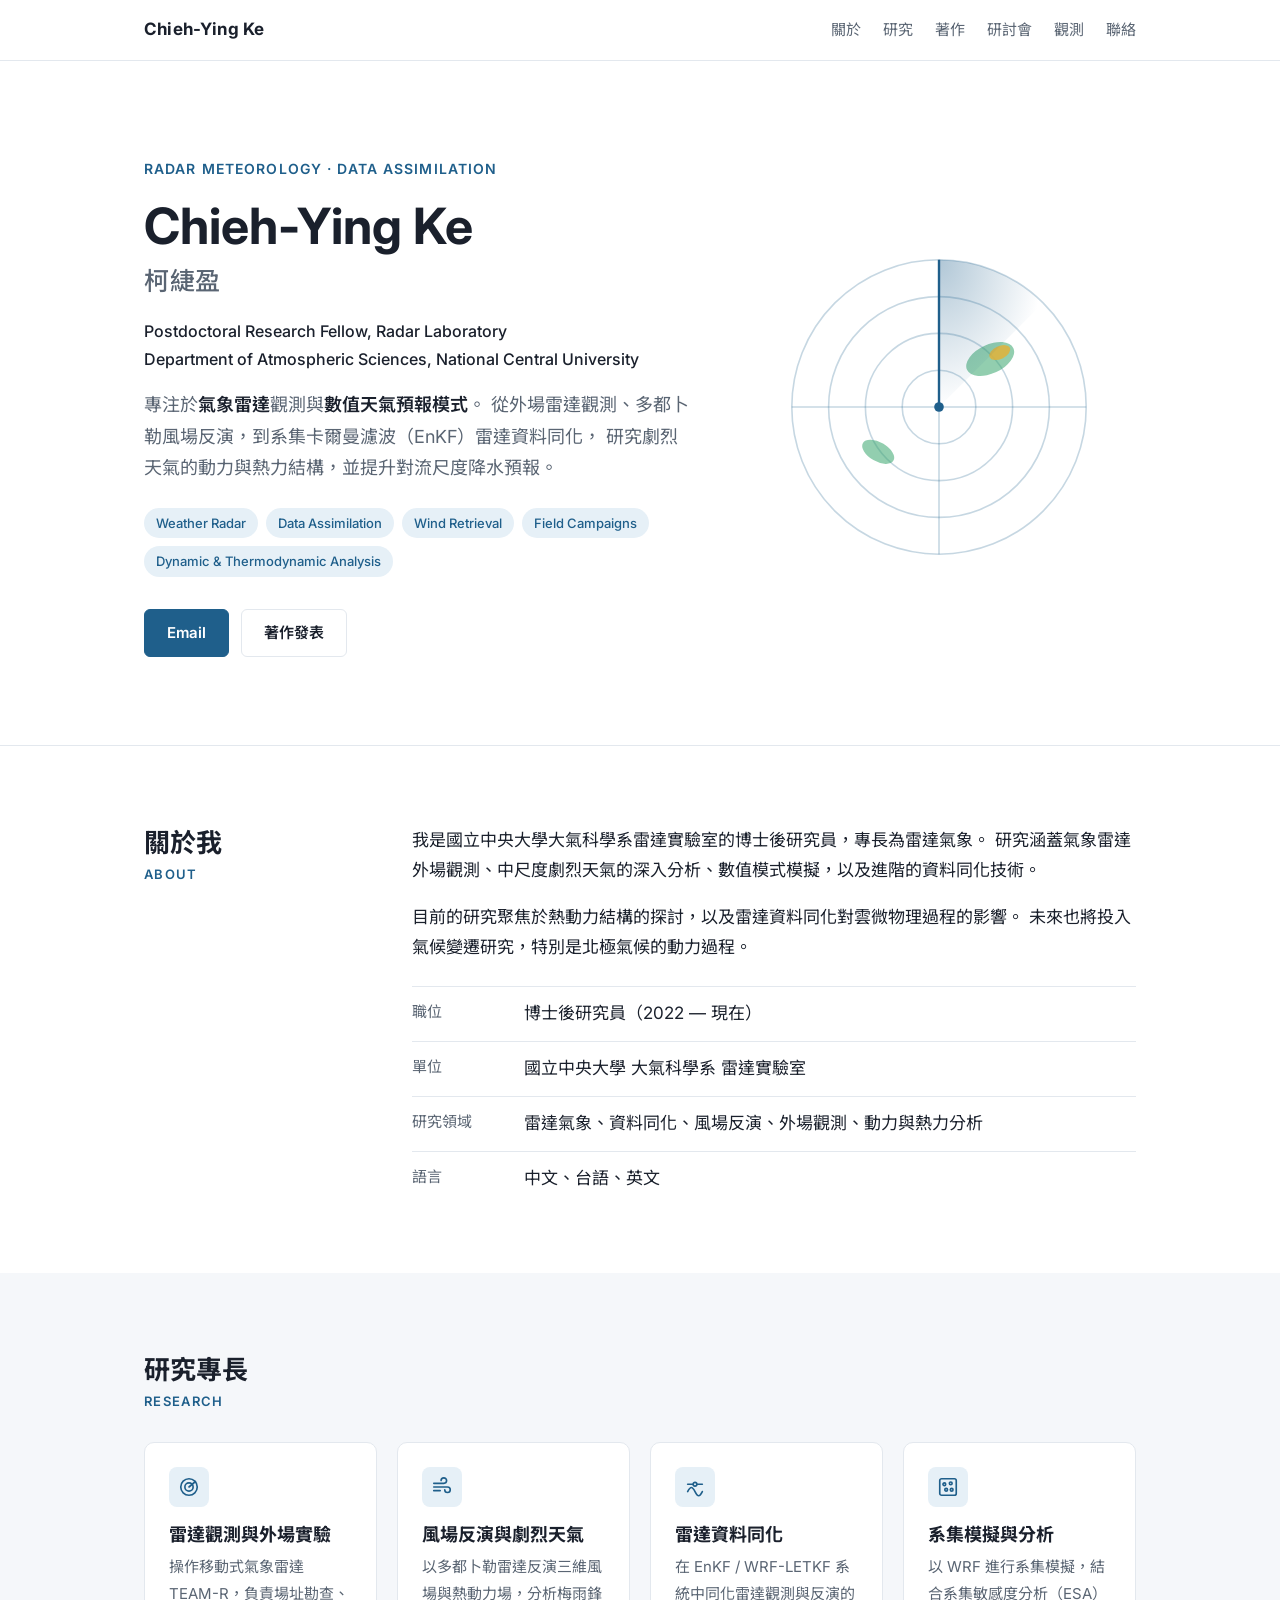
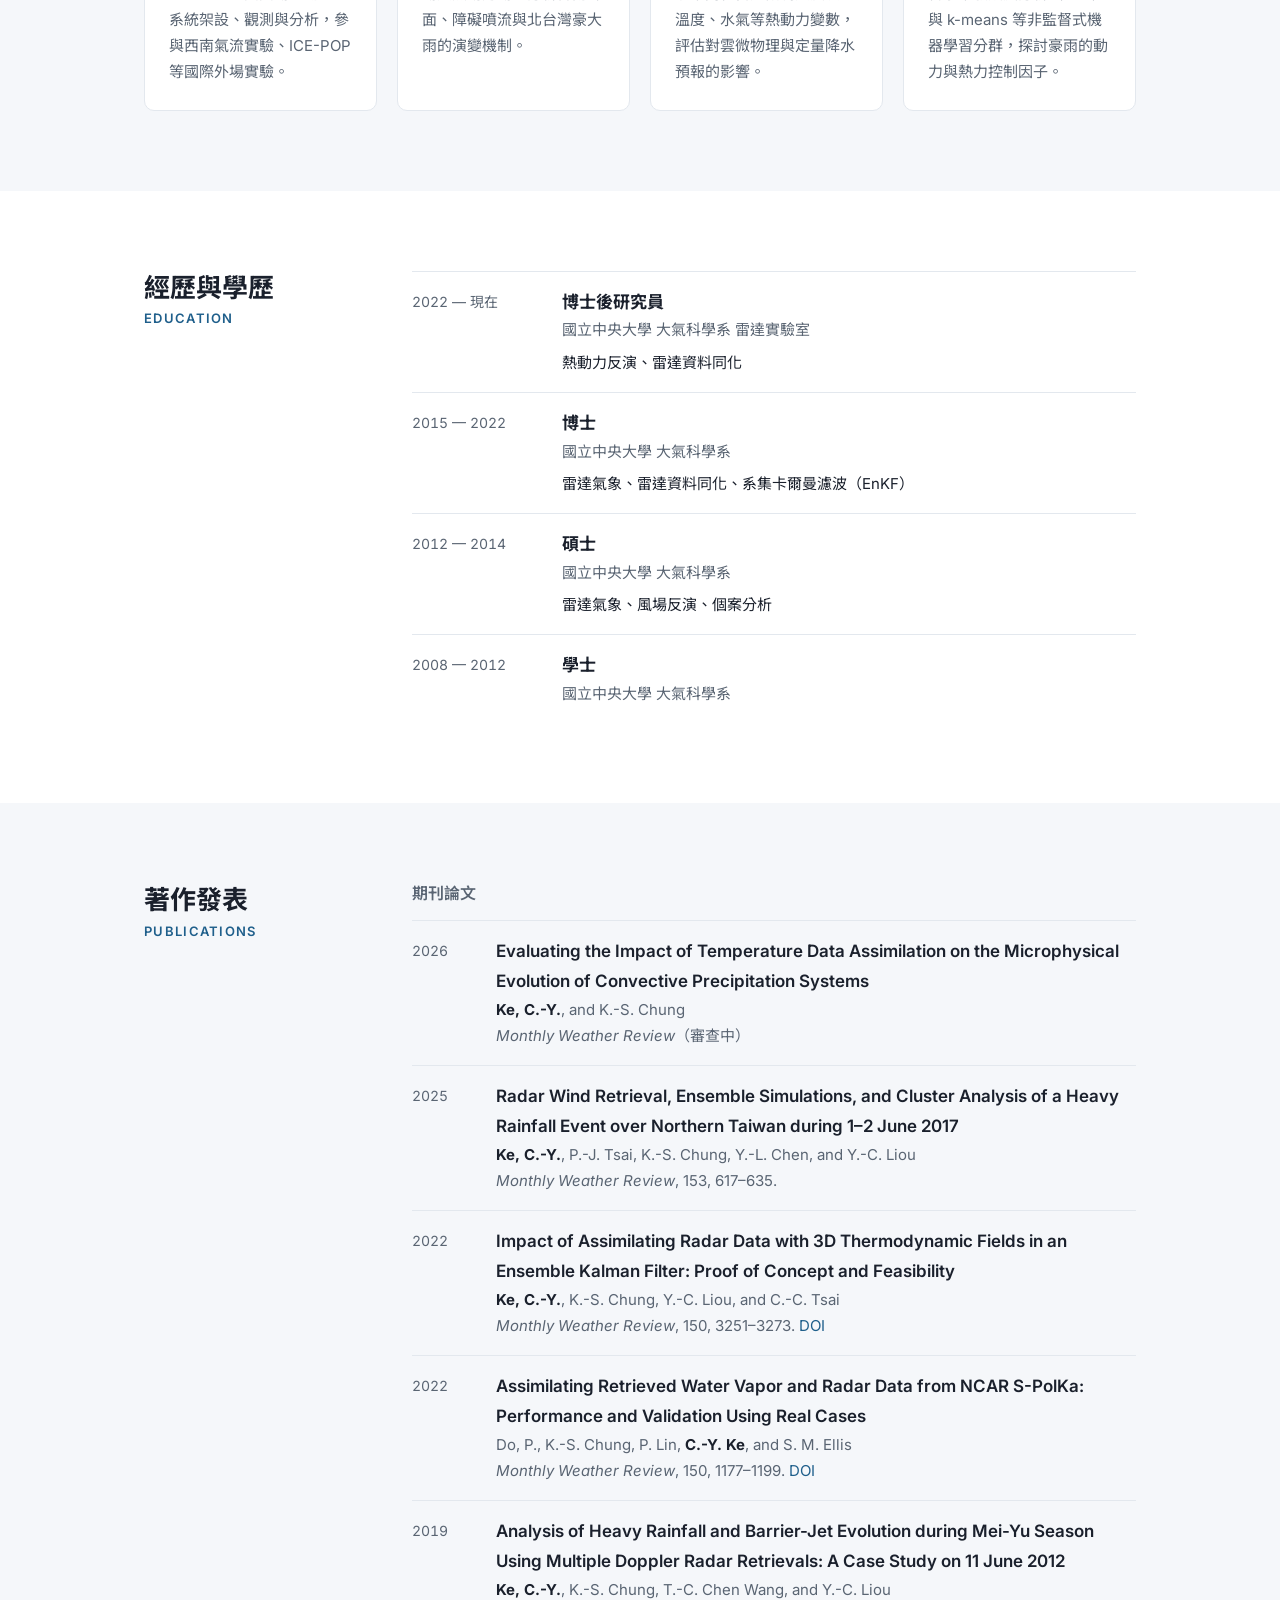
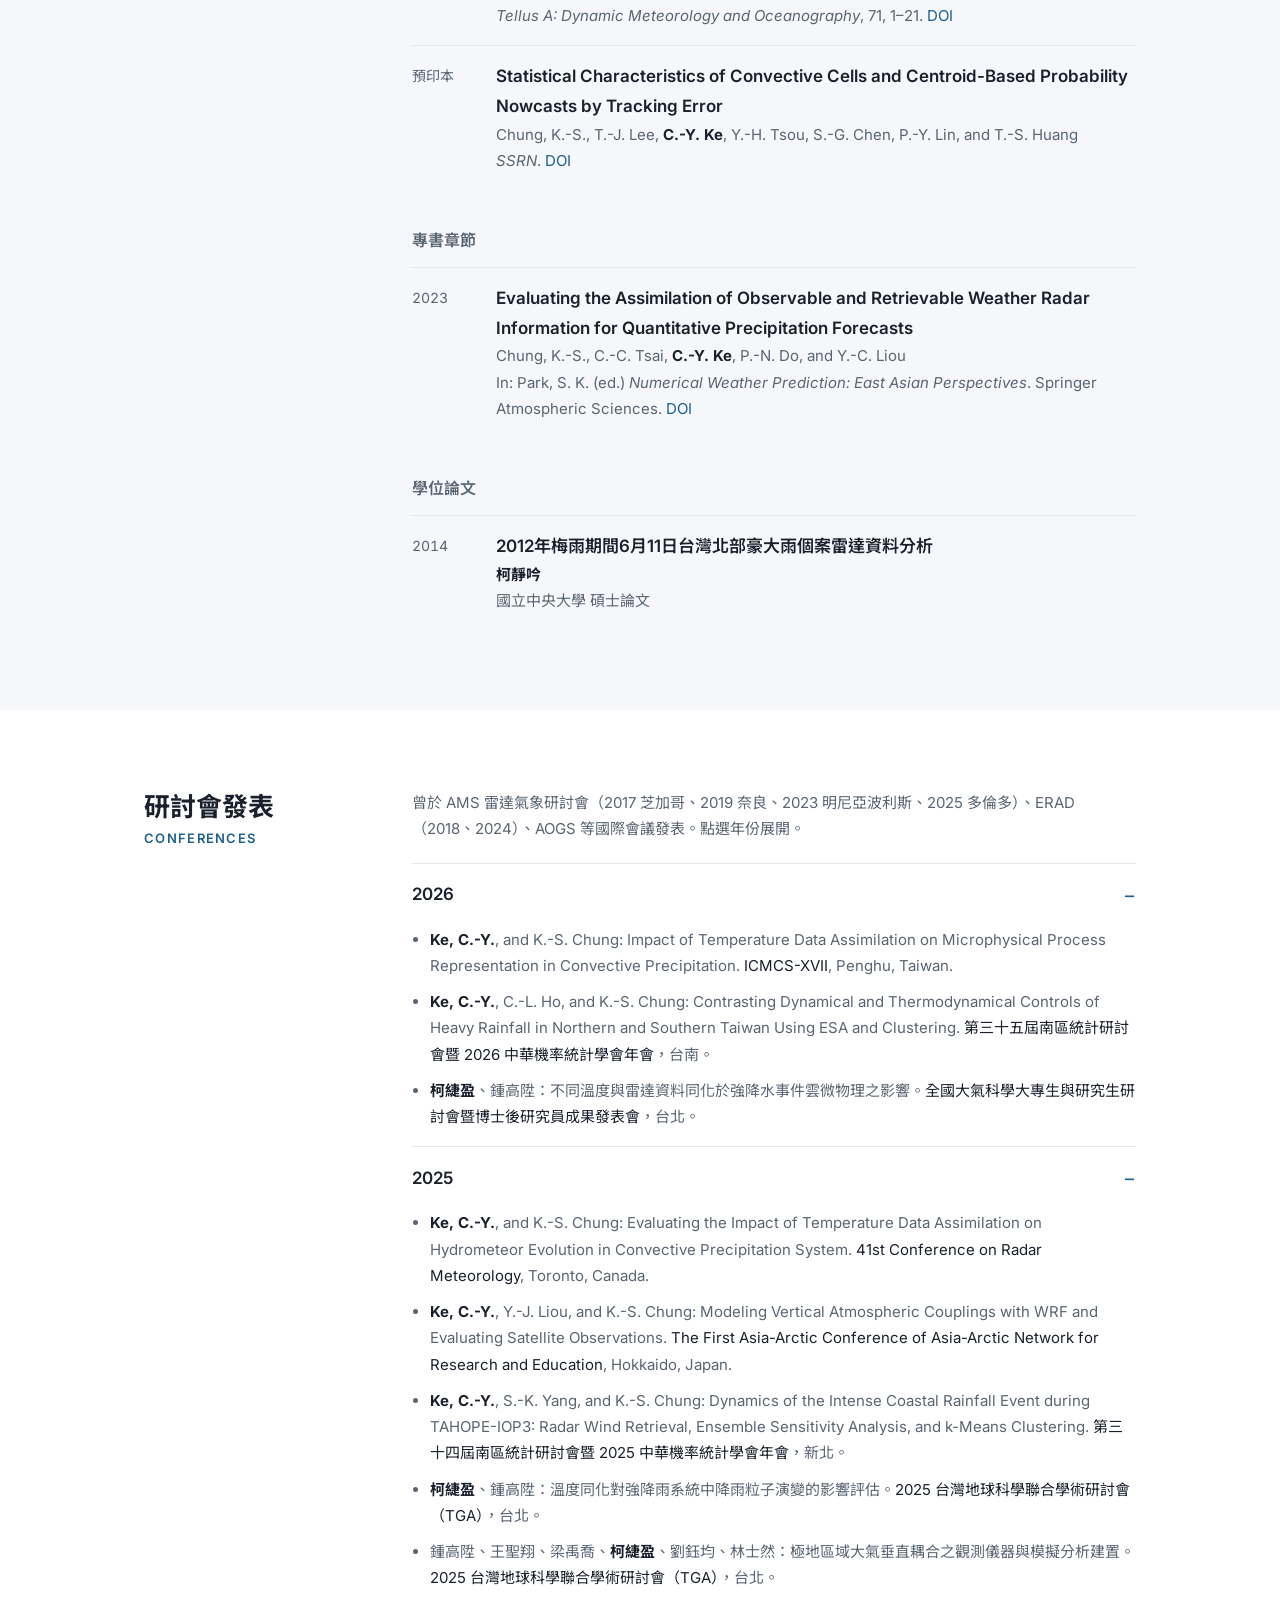
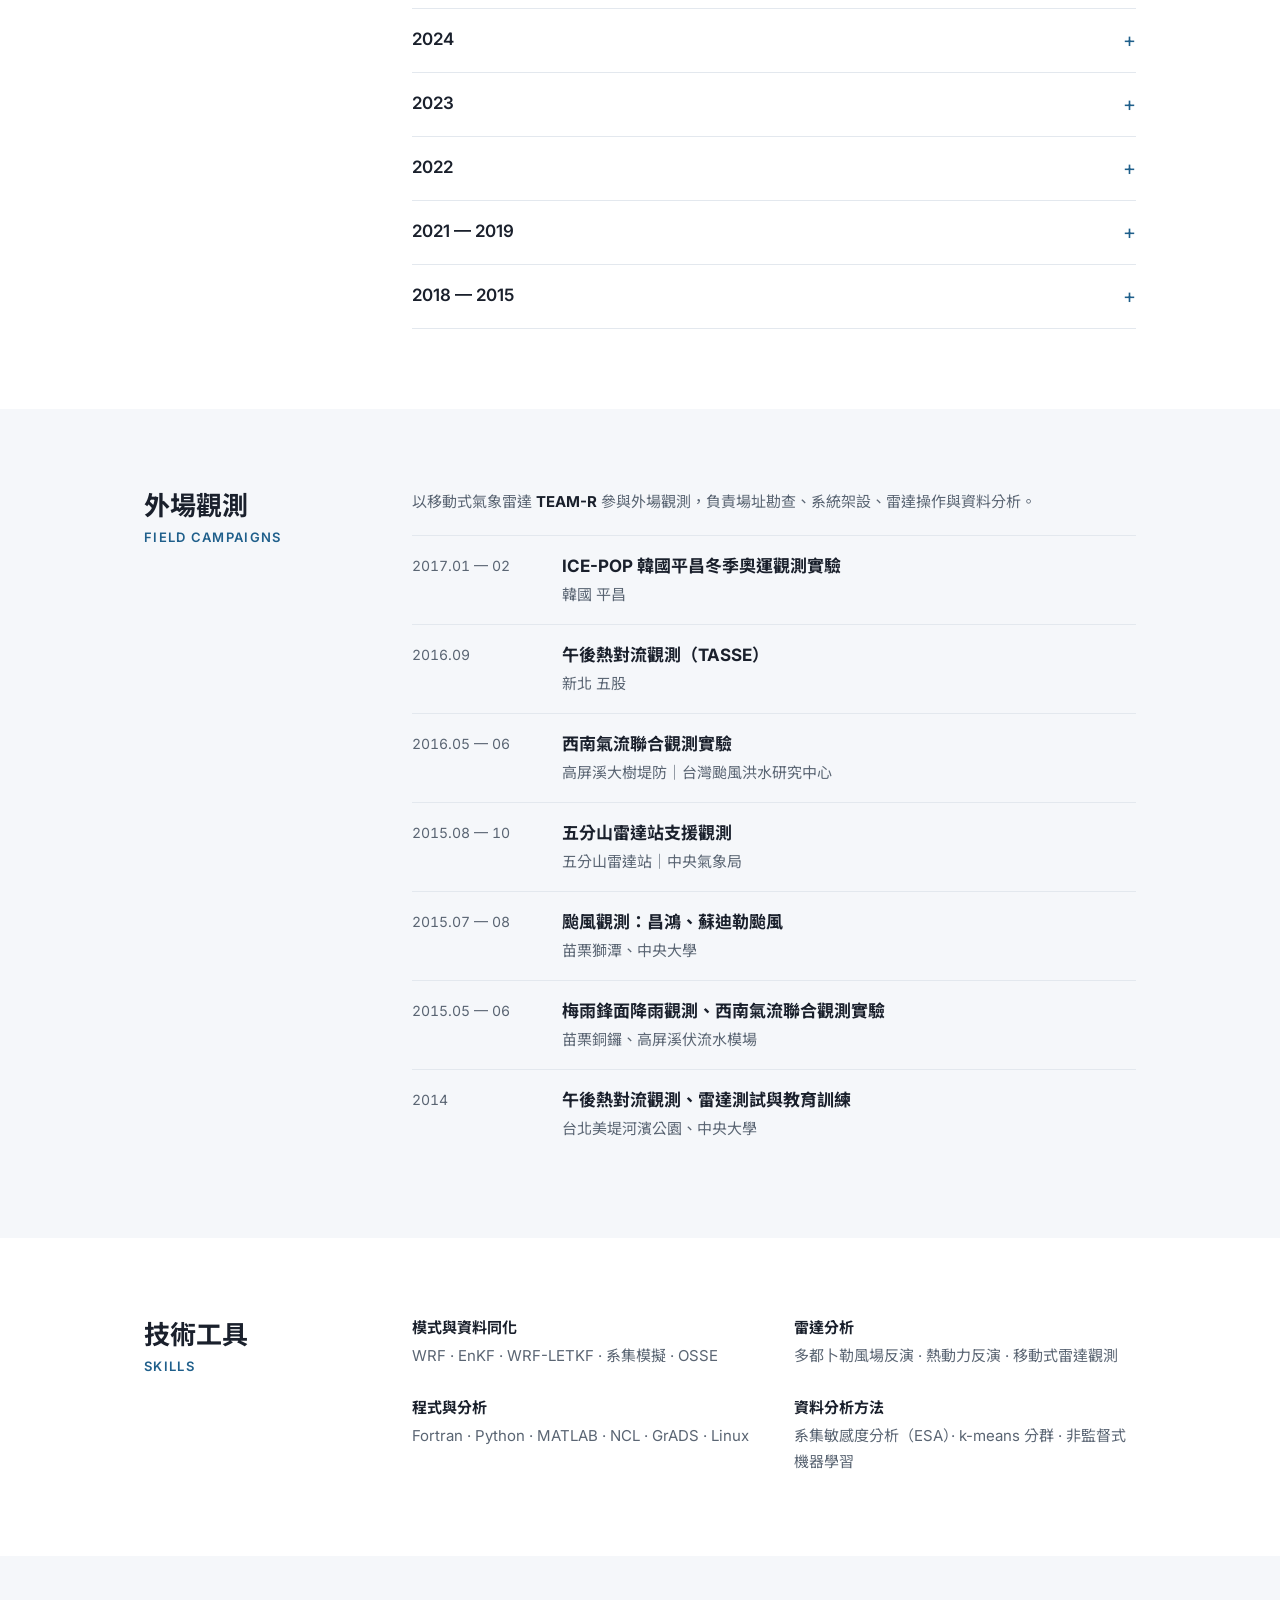
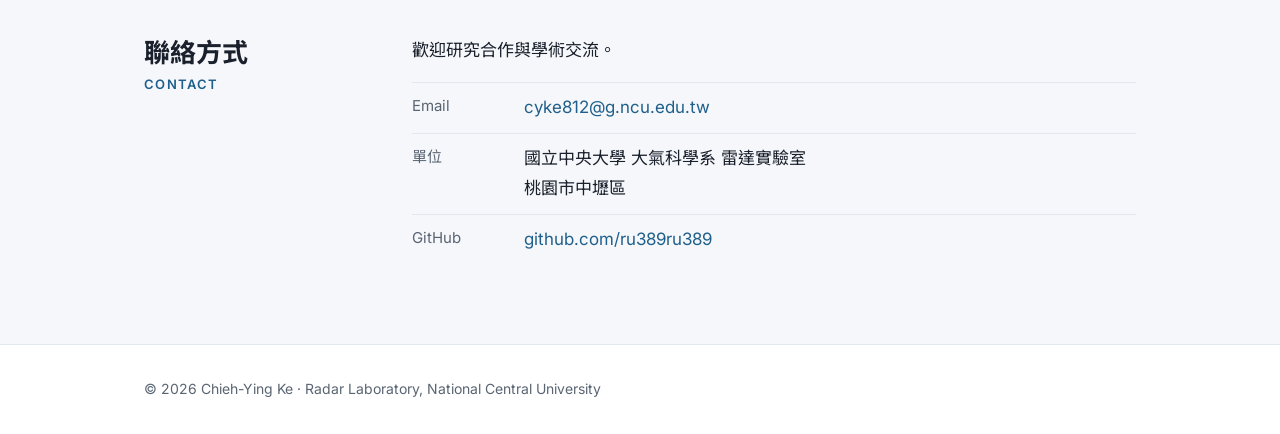
<file: index.html>
<!doctype html>
<html lang="zh-Hant">
<head>
  <meta charset="utf-8">
  <meta name="viewport" content="width=device-width, initial-scale=1">
  <title>Chieh-Ying Ke 柯緁盈｜雷達氣象研究</title>
  <meta name="description" content="Chieh-Ying Ke（柯緁盈），國立中央大學大氣科學系雷達實驗室博士後研究員，專長為氣象雷達觀測、風場反演、雷達資料同化與數值模式模擬。">
  <meta property="og:title" content="Chieh-Ying Ke｜Radar Meteorology">
  <meta property="og:description" content="Weather radar · Data assimilation · Numerical modeling · National Central University">
  <link rel="preconnect" href="https://fonts.googleapis.com">
  <link rel="preconnect" href="https://fonts.gstatic.com" crossorigin>
  <link href="https://fonts.googleapis.com/css2?family=Inter:wght@400;500;600;700&family=Noto+Sans+TC:wght@400;500;700&display=swap" rel="stylesheet">
  <link rel="stylesheet" href="style.css">
  <link rel="icon" href="data:image/svg+xml,%3Csvg xmlns='http://www.w3.org/2000/svg' viewBox='0 0 32 32'%3E%3Ccircle cx='16' cy='16' r='14' fill='none' stroke='%231f5f8b' stroke-width='2'/%3E%3Ccircle cx='16' cy='16' r='8' fill='none' stroke='%231f5f8b' stroke-width='2'/%3E%3Cpath d='M16 16 L27 9' stroke='%231f5f8b' stroke-width='2.5' stroke-linecap='round'/%3E%3C/svg%3E">
</head>
<body>

<header class="nav">
  <div class="container nav-inner">
    <a class="brand" href="#top">Chieh-Ying Ke</a>
    <nav>
      <a href="#about">關於</a>
      <a href="#research">研究</a>
      <a href="#publications">著作</a>
      <a href="#conferences">研討會</a>
      <a href="#campaigns">觀測</a>
      <a href="#contact">聯絡</a>
    </nav>
  </div>
</header>

<main id="top">

  <!-- ========== HERO ========== -->
  <section class="hero">
    <div class="container hero-inner">
      <div class="hero-text">
        <p class="eyebrow">Radar Meteorology · Data Assimilation</p>
        <h1>Chieh-Ying Ke <span>柯緁盈</span></h1>
        <p class="role">Postdoctoral Research Fellow, Radar Laboratory<br>
          Department of Atmospheric Sciences, National Central University</p>
        <p class="lead">
          專注於<strong>氣象雷達</strong>觀測與<strong>數值天氣預報模式</strong>。
          從外場雷達觀測、多都卜勒風場反演，到系集卡爾曼濾波（EnKF）雷達資料同化，
          研究劇烈天氣的動力與熱力結構，並提升對流尺度降水預報。
        </p>
        <ul class="tags">
          <li>Weather Radar</li>
          <li>Data Assimilation</li>
          <li>Wind Retrieval</li>
          <li>Field Campaigns</li>
          <li>Dynamic &amp; Thermodynamic Analysis</li>
        </ul>
        <div class="cta">
          <a class="btn primary" href="mailto:cyke812@g.ncu.edu.tw">Email</a>
          <a class="btn" href="#publications">著作發表</a>
        </div>
      </div>

      <!-- Radar PPI motif -->
      <svg class="radar" viewBox="0 0 200 200" aria-hidden="true">
        <defs>
          <radialGradient id="sweepGrad" cx="0" cy="0" r="1">
            <stop offset="0" stop-color="currentColor" stop-opacity=".35"/>
            <stop offset="1" stop-color="currentColor" stop-opacity="0"/>
          </radialGradient>
        </defs>
        <g fill="none" stroke="currentColor" stroke-opacity=".25">
          <circle cx="100" cy="100" r="92"/>
          <circle cx="100" cy="100" r="69"/>
          <circle cx="100" cy="100" r="46"/>
          <circle cx="100" cy="100" r="23"/>
          <line x1="8" y1="100" x2="192" y2="100"/>
          <line x1="100" y1="8" x2="100" y2="192"/>
        </g>
        <g class="echo">
          <ellipse cx="132" cy="70" rx="16" ry="9" transform="rotate(-25 132 70)"/>
          <ellipse cx="138" cy="66" rx="7" ry="4" transform="rotate(-25 138 66)" class="core"/>
          <ellipse cx="62" cy="128" rx="11" ry="6" transform="rotate(30 62 128)"/>
        </g>
        <g class="sweep">
          <path d="M100 100 L100 8 A92 92 0 0 1 165 35 Z" fill="url(#sweepGrad)"/>
          <line x1="100" y1="100" x2="100" y2="8" stroke="currentColor" stroke-width="1.5"/>
        </g>
        <circle cx="100" cy="100" r="3" fill="currentColor"/>
      </svg>
    </div>
  </section>

  <!-- ========== ABOUT ========== -->
  <section id="about" class="section">
    <div class="container grid-2">
      <h2>關於我<small>About</small></h2>
      <div>
        <p>
          我是國立中央大學大氣科學系雷達實驗室的博士後研究員，專長為雷達氣象。
          研究涵蓋氣象雷達外場觀測、中尺度劇烈天氣的深入分析、數值模式模擬，以及進階的資料同化技術。
        </p>
        <p>
          目前的研究聚焦於熱動力結構的探討，以及雷達資料同化對雲微物理過程的影響。
          未來也將投入氣候變遷研究，特別是北極氣候的動力過程。
        </p>
        <dl class="facts">
          <div><dt>職位</dt><dd>博士後研究員（2022 — 現在）</dd></div>
          <div><dt>單位</dt><dd>國立中央大學 大氣科學系 雷達實驗室</dd></div>
          <div><dt>研究領域</dt><dd>雷達氣象、資料同化、風場反演、外場觀測、動力與熱力分析</dd></div>
          <div><dt>語言</dt><dd>中文、台語、英文</dd></div>
        </dl>
      </div>
    </div>
  </section>

  <!-- ========== RESEARCH ========== -->
  <section id="research" class="section alt">
    <div class="container">
      <h2>研究專長<small>Research</small></h2>
      <div class="cards">
        <article class="card">
          <div class="icon">
            <svg viewBox="0 0 24 24"><circle cx="12" cy="12" r="9"/><circle cx="12" cy="12" r="4.5"/><path d="M12 12 L19 6"/></svg>
          </div>
          <h3>雷達觀測與外場實驗</h3>
          <p>操作移動式氣象雷達 TEAM-R，負責場址勘查、系統架設、觀測與分析，參與西南氣流實驗、ICE-POP 等國際外場實驗。</p>
        </article>
        <article class="card">
          <div class="icon">
            <svg viewBox="0 0 24 24"><path d="M3 8h11a3 3 0 1 0-3-3"/><path d="M3 12h15a3 3 0 1 1-3 3"/><path d="M3 16h7"/></svg>
          </div>
          <h3>風場反演與劇烈天氣</h3>
          <p>以多都卜勒雷達反演三維風場與熱動力場，分析梅雨鋒面、障礙噴流與北台灣豪大雨的演變機制。</p>
        </article>
        <article class="card">
          <div class="icon">
            <svg viewBox="0 0 24 24"><path d="M4 17c3-6 5-6 8 0s5 6 8 0"/><path d="M4 9h6M14 9h6"/><circle cx="12" cy="9" r="2"/></svg>
          </div>
          <h3>雷達資料同化</h3>
          <p>在 EnKF / WRF-LETKF 系統中同化雷達觀測與反演的溫度、水氣等熱動力變數，評估對雲微物理與定量降水預報的影響。</p>
        </article>
        <article class="card">
          <div class="icon">
            <svg viewBox="0 0 24 24"><rect x="3" y="3" width="18" height="18" rx="2"/><circle cx="8" cy="9" r="1.5"/><circle cx="15" cy="8" r="1.5"/><circle cx="10" cy="15" r="1.5"/><circle cx="16" cy="15" r="1.5"/></svg>
          </div>
          <h3>系集模擬與分析</h3>
          <p>以 WRF 進行系集模擬，結合系集敏感度分析（ESA）與 k-means 等非監督式機器學習分群，探討豪雨的動力與熱力控制因子。</p>
        </article>
      </div>
    </div>
  </section>

  <!-- ========== EDUCATION ========== -->
  <section id="experience" class="section">
    <div class="container grid-2">
      <h2>經歷與學歷<small>Education</small></h2>
      <div>
        <ol class="timeline">
          <li>
            <span class="when">2022 — 現在</span>
            <div><strong>博士後研究員</strong><span class="where">國立中央大學 大氣科學系 雷達實驗室</span>
            <p>熱動力反演、雷達資料同化</p></div>
          </li>
          <li>
            <span class="when">2015 — 2022</span>
            <div><strong>博士</strong><span class="where">國立中央大學 大氣科學系</span>
            <p>雷達氣象、雷達資料同化、系集卡爾曼濾波（EnKF）</p></div>
          </li>
          <li>
            <span class="when">2012 — 2014</span>
            <div><strong>碩士</strong><span class="where">國立中央大學 大氣科學系</span>
            <p>雷達氣象、風場反演、個案分析</p></div>
          </li>
          <li>
            <span class="when">2008 — 2012</span>
            <div><strong>學士</strong><span class="where">國立中央大學 大氣科學系</span></div>
          </li>
        </ol>
      </div>
    </div>
  </section>

  <!-- ========== PUBLICATIONS ========== -->
  <section id="publications" class="section alt">
    <div class="container grid-2">
      <h2>著作發表<small>Publications</small></h2>
      <div>
        <h3 class="sub">期刊論文</h3>
        <ol class="pubs">
          <li>
            <span class="year">2026</span>
            <div>
              <p class="title">Evaluating the Impact of Temperature Data Assimilation on the Microphysical Evolution of Convective Precipitation Systems</p>
              <p class="authors"><b>Ke, C.-Y.</b>, and K.-S. Chung</p>
              <p class="venue"><em>Monthly Weather Review</em>（審查中）</p>
            </div>
          </li>
          <li>
            <span class="year">2025</span>
            <div>
              <p class="title">Radar Wind Retrieval, Ensemble Simulations, and Cluster Analysis of a Heavy Rainfall Event over Northern Taiwan during 1–2 June 2017</p>
              <p class="authors"><b>Ke, C.-Y.</b>, P.-J. Tsai, K.-S. Chung, Y.-L. Chen, and Y.-C. Liou</p>
              <p class="venue"><em>Monthly Weather Review</em>, 153, 617–635.</p>
            </div>
          </li>
          <li>
            <span class="year">2022</span>
            <div>
              <p class="title">Impact of Assimilating Radar Data with 3D Thermodynamic Fields in an Ensemble Kalman Filter: Proof of Concept and Feasibility</p>
              <p class="authors"><b>Ke, C.-Y.</b>, K.-S. Chung, Y.-C. Liou, and C.-C. Tsai</p>
              <p class="venue"><em>Monthly Weather Review</em>, 150, 3251–3273. <a href="https://doi.org/10.1175/MWR-D-22-0128.1">DOI</a></p>
            </div>
          </li>
          <li>
            <span class="year">2022</span>
            <div>
              <p class="title">Assimilating Retrieved Water Vapor and Radar Data from NCAR S-PolKa: Performance and Validation Using Real Cases</p>
              <p class="authors">Do, P., K.-S. Chung, P. Lin, <b>C.-Y. Ke</b>, and S. M. Ellis</p>
              <p class="venue"><em>Monthly Weather Review</em>, 150, 1177–1199. <a href="https://doi.org/10.1175/MWR-D-21-0292.1">DOI</a></p>
            </div>
          </li>
          <li>
            <span class="year">2019</span>
            <div>
              <p class="title">Analysis of Heavy Rainfall and Barrier-Jet Evolution during Mei-Yu Season Using Multiple Doppler Radar Retrievals: A Case Study on 11 June 2012</p>
              <p class="authors"><b>Ke, C.-Y.</b>, K.-S. Chung, T.-C. Chen Wang, and Y.-C. Liou</p>
              <p class="venue"><em>Tellus A: Dynamic Meteorology and Oceanography</em>, 71, 1–21. <a href="https://doi.org/10.1080/16000870.2019.1571369">DOI</a></p>
            </div>
          </li>
          <li>
            <span class="year">預印本</span>
            <div>
              <p class="title">Statistical Characteristics of Convective Cells and Centroid-Based Probability Nowcasts by Tracking Error</p>
              <p class="authors">Chung, K.-S., T.-J. Lee, <b>C.-Y. Ke</b>, Y.-H. Tsou, S.-G. Chen, P.-Y. Lin, and T.-S. Huang</p>
              <p class="venue"><em>SSRN</em>. <a href="https://doi.org/10.2139/ssrn.4736353">DOI</a></p>
            </div>
          </li>
        </ol>

        <h3 class="sub">專書章節</h3>
        <ol class="pubs">
          <li>
            <span class="year">2023</span>
            <div>
              <p class="title">Evaluating the Assimilation of Observable and Retrievable Weather Radar Information for Quantitative Precipitation Forecasts</p>
              <p class="authors">Chung, K.-S., C.-C. Tsai, <b>C.-Y. Ke</b>, P.-N. Do, and Y.-C. Liou</p>
              <p class="venue">In: Park, S. K. (ed.) <em>Numerical Weather Prediction: East Asian Perspectives</em>. Springer Atmospheric Sciences. <a href="https://doi.org/10.1007/978-3-031-40567-9_9">DOI</a></p>
            </div>
          </li>
        </ol>

        <h3 class="sub">學位論文</h3>
        <ol class="pubs">
          <li>
            <span class="year">2014</span>
            <div>
              <p class="title">2012年梅雨期間6月11日台灣北部豪大雨個案雷達資料分析</p>
              <p class="authors"><b>柯靜吟</b></p>
              <p class="venue">國立中央大學 碩士論文</p>
            </div>
          </li>
        </ol>
      </div>
    </div>
  </section>

  <!-- ========== CONFERENCES ========== -->
  <section id="conferences" class="section">
    <div class="container grid-2">
      <h2>研討會發表<small>Conferences</small></h2>
      <div>
        <p class="note">曾於 AMS 雷達氣象研討會（2017 芝加哥、2019 奈良、2023 明尼亞波利斯、2025 多倫多）、ERAD（2018、2024）、AOGS 等國際會議發表。點選年份展開。</p>

        <details class="year-group" open>
          <summary>2026</summary>
          <ul class="confs">
            <li><b>Ke, C.-Y.</b>, and K.-S. Chung: Impact of Temperature Data Assimilation on Microphysical Process Representation in Convective Precipitation. <em>ICMCS-XVII</em>, Penghu, Taiwan.</li>
            <li><b>Ke, C.-Y.</b>, C.-L. Ho, and K.-S. Chung: Contrasting Dynamical and Thermodynamical Controls of Heavy Rainfall in Northern and Southern Taiwan Using ESA and Clustering. <em>第三十五屆南區統計研討會暨 2026 中華機率統計學會年會</em>，台南。</li>
            <li><b>柯緁盈</b>、鍾高陞：不同溫度與雷達資料同化於強降水事件雲微物理之影響。<em>全國大氣科學大專生與研究生研討會暨博士後研究員成果發表會</em>，台北。</li>
          </ul>
        </details>

        <details class="year-group" open>
          <summary>2025</summary>
          <ul class="confs">
            <li><b>Ke, C.-Y.</b>, and K.-S. Chung: Evaluating the Impact of Temperature Data Assimilation on Hydrometeor Evolution in Convective Precipitation System. <em>41st Conference on Radar Meteorology</em>, Toronto, Canada.</li>
            <li><b>Ke, C.-Y.</b>, Y.-J. Liou, and K.-S. Chung: Modeling Vertical Atmospheric Couplings with WRF and Evaluating Satellite Observations. <em>The First Asia-Arctic Conference of Asia-Arctic Network for Research and Education</em>, Hokkaido, Japan.</li>
            <li><b>Ke, C.-Y.</b>, S.-K. Yang, and K.-S. Chung: Dynamics of the Intense Coastal Rainfall Event during TAHOPE-IOP3: Radar Wind Retrieval, Ensemble Sensitivity Analysis, and k-Means Clustering. <em>第三十四屆南區統計研討會暨 2025 中華機率統計學會年會</em>，新北。</li>
            <li><b>柯緁盈</b>、鍾高陞：溫度同化對強降雨系統中降雨粒子演變的影響評估。<em>2025 台灣地球科學聯合學術研討會（TGA）</em>，台北。</li>
            <li>鍾高陞、王聖翔、梁禹喬、<b>柯緁盈</b>、劉鈺均、林士然：極地區域大氣垂直耦合之觀測儀器與模擬分析建置。<em>2025 台灣地球科學聯合學術研討會（TGA）</em>，台北。</li>
          </ul>
        </details>

        <details class="year-group">
          <summary>2024</summary>
          <ul class="confs">
            <li><b>Ke, C.-Y.</b>, and K.-S. Chung: Impact of Assimilating Different Temperature Variables on Microphysical Processes in Convective and Stratiform Precipitation: A Case Study of Frontal System in TAHOPE IOP 3. <em>ERAD 2024</em>, Rome, Italy.</li>
            <li><b>Ke, C.-Y.</b>, K.-S. Chung, Y.-C. Liou, and C.-C. Tsai: Assimilating Pseudo-Temperature and Water Vapor with Radar Observations in the Context of Ensemble Kalman Filter: A Case Study of Frontal System. <em>The First NCU-RIKEN Joint Workshop on Data Assimilation for Severe Weather Prediction</em>, Taoyuan, Taiwan.</li>
            <li>Chung, K.-S., P.-J. Tsai, <b>C.-Y. Ke</b>, Y.-C. Liou, and Y.-L. Chen: Analysis of Extreme Heavy Rainfall Event on 1–2 June 2017 over Northern Taiwan Area by Ensemble Simulations. <em>AOGS 21st Annual Meeting</em>, Pyeongchang, Korea.</li>
            <li><b>Ke, C.-Y.</b>, P.-J. Tsai, K.-S. Chung, and S.-K. Yang: Exploring the Relationship Between Meteorological Variables through Unsupervised Clustering and Sensitivity Analysis in Weather Model Ensemble Forecasts. <em>第三十三屆南區統計研討會暨 2024 中華機率統計學會年會</em>，高雄。</li>
            <li>鍾高陞、<b>柯緁盈</b>、劉鈺均：國際趨勢到國內人工增雨技術探討與效益評估。<em>2024 年台灣人工增雨技術應用與未來展望研討會</em>，桃園。</li>
          </ul>
        </details>

        <details class="year-group">
          <summary>2023</summary>
          <ul class="confs">
            <li><b>Ke, C.-Y.</b>, K.-S. Chung, Y.-C. Liou, and C.-C. Tsai: Impact of Assimilating Retrieval Thermodynamic Fields and Radar Data. <em>40th AMS Conference on Radar Meteorology</em>, Minneapolis, MN, USA.</li>
            <li><b>Ke, C.-Y.</b>, Y.-C. Liou, and K.-S. Chung: Impact of Assimilating Retrieval Thermodynamic Fields and Radar Data by the WRF-LETKF Assimilation System. <em>2023 大氣科學學門成果發表會</em>，桃園。</li>
            <li><b>Ke, C.-Y.</b>, P.-J. Tsai, and K.-S. Chung: Unsupervised Machine Learning for Analyzing Ensemble Simulations of Extreme Heavy Rainfall Event in Northern Taiwan. <em>第三十二屆南區統計研討會暨 2023 中華機率統計學會年會</em>，花蓮。</li>
          </ul>
        </details>

        <details class="year-group">
          <summary>2022</summary>
          <ul class="confs">
            <li>Do, P.-N., K.-S. Chung, P.-L. Lin, <b>C.-Y. Ke</b>, and S. M. Ellis: Assimilating Retrieved Water Vapor and Radar Data from NCAR S-PolKa: Performance and Validation Using Real Cases. <em>AOGS 19th Annual Meeting</em>, Virtual.</li>
            <li>Lee, T.-J., K.-S. Chung, <b>C.-Y. Ke</b>, T.-S. Huang, and S.-G. Chen: A Storm-Based Probability Nowcasting Established by Tracking Error Statistics. <em>AOGS 19th Annual Meeting</em>, Virtual.</li>
            <li>Tsai, P.-J., K.-S. Chung, Y.-C. Liou, and <b>C.-Y. Ke</b>: Extreme Heavy Rainfall Event on 01–02 June 2017: Ensemble Simulations and Cluster Analysis. <em>AOGS 19th Annual Meeting</em>, Virtual.</li>
          </ul>
        </details>

        <details class="year-group">
          <summary>2021 — 2019</summary>
          <ul class="confs">
            <li><b>Ke, C.-Y.</b> (2021): The Importance of Assimilating High-Resolution Thermodynamic Fields with Radar Observations in the EnKF System. <em>2nd KNU CARE Conference on Radar Meteorology: NCU–KNU International Workshop</em>.</li>
            <li>鍾高陞、<b>柯靜吟</b>、鄒益豪、李采蓉、林秉煜、黃椿喜、陳新淦、劉宇其、賈愛玫（2020）：臺灣地區對流胞特性分析與路徑預報技術開發。<em>109 年天氣分析與預報研討會</em>，台北。</li>
            <li><b>Ke, C.-Y.</b>, K.-S. Chung, Y.-C. Liou, and S.-C. Yang (2019): Assimilating Radar Data with Retrieved Thermodynamic Fields: A Case Study of Frontal System on June 11 2012. <em>39th International Conference on Radar Meteorology</em>, Nara, Japan.</li>
            <li><b>柯靜吟</b>、鍾高陞（2019）：觀測系統模擬實驗在對流尺度下使用系集卡爾曼濾波器系統同化熱動力變數的影響。<em>2019 臺灣地球科學聯合學術研討會</em>，台北。<span class="award">博士班 特優</span></li>
          </ul>
        </details>

        <details class="year-group">
          <summary>2018 — 2015</summary>
          <ul class="confs">
            <li><b>Ke, C.-Y.</b>, and K.-S. Chung (2018): The Importance of Assimilating Thermodynamic Fields with Radar Observations in Convective-Scale Weather Systems. <em>ERAD 2018</em>, Ede, Netherlands.</li>
            <li>Chung, K.-S., <b>C.-Y. Ke</b>, and C.-H. Chen (2018): Impact of Using Multi-Microphysics Ensemble Prediction System in Radar Data Assimilation at the Convective Scale. <em>AOGS 15th Annual Meeting</em>, Hawaii, USA.</li>
            <li>Chung, K.-S., and <b>C.-Y. Ke</b> (2018): Impact of Assimilating Temperature and Humidity Information with Radar Data at Convective Scale: An Observing System Simulation Experiment. <em>The 8th EnKF Data Assimilation Workshop</em>, Canada.</li>
            <li><b>Ke, C.-Y.</b>, and K.-S. Chung (2017): Sensitivity Tests of Assimilating Thermodynamic Variables with Radar Observations in the Ensemble Kalman Filter System. <em>38th Conference on Radar Meteorology</em>, Chicago, IL, USA.</li>
            <li><b>Ke, C.-Y.</b>, and K.-S. Chung (2017): Sensitivity Tests of Assimilating Additional State Variables with Radar Observations. <em>ICMCS-XII</em>, Taipei, Taiwan.</li>
            <li><b>Ke, C.-Y.</b>, and K.-S. Chung (2017): Impact of Assimilating Additional Thermodynamic Variables with Radar Observations in the EnKF System at Convective Scale. <em>2017 APEC Typhoon Symposium (APTS)</em>, Taipei, Taiwan.</li>
            <li><b>Ke, C.-Y.</b> (2017): The Mechanisms of the Evolution of a Mei-Yu Front with a MCS Revealed from Multiple Doppler Radar Observation in the Torrential Rain. <em>2017 Taipei Severe Weather and Extreme Precipitation Workshop</em>, Taipei, Taiwan.</li>
            <li>Chen, L.-H., <b>C.-Y. Ke</b>, and K.-S. Chung (2017): Examination of Forecast Errors at Mesoscale and Convective Scale in the Context of the Ensemble Scheme: A Case Study of the Mei-Yu Front over Taiwan Area. <em>AOGS 14th Annual Meeting</em>, Singapore.</li>
            <li>Chung, K.-S., <b>C.-Y. Ke</b>, and L.-H. Chen (2017): Examination of Forecast Errors and the Impact of Assimilating High-Density Observations at Convective Scale in Context of the Ensemble Kalman Filter. <em>97th AMS Annual Meeting</em>, Seattle, USA.</li>
            <li><b>柯靜吟</b>（2017）：觀測系統模擬實驗在對流尺度下使用系集卡爾曼濾波器系統同化熱動力變數的影響。<em>2017 兩岸青年大氣科學學術研討會</em>，桃園。</li>
            <li><b>Ke, C.-Y.</b>, K.-S. Chung, T.-C. C. Wang, and Y.-C. Liou (2016): The Mechanisms of the Evolution of a Mei-Yu Frontal Rain Band Revealed from Multiple Doppler Radar Observation in the Torrential Rain Event. <em>2nd US–Taiwan Extreme Precipitation Workshop</em>, Hawaii, USA.</li>
            <li>鍾高陞、陳立昕、<b>柯靜吟</b>（2016）：對流尺度預報誤差特性分析與資料同化影響評估。<em>105 年天氣分析與預報研討會</em>，台北。</li>
            <li><b>Ke, C.-Y.</b>, T.-C. C. Wang, and Y.-C. Liou (2015): The Mechanisms of the Evolution of a Mei-Yu Frontal Rain Band Revealed from Multiple Doppler/Polarimetric Radar Observation in the Torrential Rain Event on June 11, 2012. <em>37th Conference on Radar Meteorology</em>, Norman, OK, USA.</li>
          </ul>
        </details>
      </div>
    </div>
  </section>

  <!-- ========== FIELD CAMPAIGNS ========== -->
  <section id="campaigns" class="section alt">
    <div class="container grid-2">
      <h2>外場觀測<small>Field Campaigns</small></h2>
      <div>
        <p class="note">以移動式氣象雷達 <b>TEAM-R</b> 參與外場觀測，負責場址勘查、系統架設、雷達操作與資料分析。</p>
        <ol class="timeline">
          <li>
            <span class="when">2017.01 — 02</span>
            <div><strong>ICE-POP 韓國平昌冬季奧運觀測實驗</strong><span class="where">韓國 平昌</span></div>
          </li>
          <li>
            <span class="when">2016.09</span>
            <div><strong>午後熱對流觀測（TASSE）</strong><span class="where">新北 五股</span></div>
          </li>
          <li>
            <span class="when">2016.05 — 06</span>
            <div><strong>西南氣流聯合觀測實驗</strong><span class="where">高屏溪大樹堤防｜台灣颱風洪水研究中心</span></div>
          </li>
          <li>
            <span class="when">2015.08 — 10</span>
            <div><strong>五分山雷達站支援觀測</strong><span class="where">五分山雷達站｜中央氣象局</span></div>
          </li>
          <li>
            <span class="when">2015.07 — 08</span>
            <div><strong>颱風觀測：昌鴻、蘇迪勒颱風</strong><span class="where">苗栗獅潭、中央大學</span></div>
          </li>
          <li>
            <span class="when">2015.05 — 06</span>
            <div><strong>梅雨鋒面降雨觀測、西南氣流聯合觀測實驗</strong><span class="where">苗栗銅鑼、高屏溪伏流水模場</span></div>
          </li>
          <li>
            <span class="when">2014</span>
            <div><strong>午後熱對流觀測、雷達測試與教育訓練</strong><span class="where">台北美堤河濱公園、中央大學</span></div>
          </li>
        </ol>
      </div>
    </div>
  </section>

  <!-- ========== SKILLS ========== -->
  <section class="section">
    <div class="container grid-2">
      <h2>技術工具<small>Skills</small></h2>
      <div class="skills">
        <div>
          <h4>模式與資料同化</h4>
          <p>WRF · EnKF · WRF-LETKF · 系集模擬 · OSSE</p>
        </div>
        <div>
          <h4>雷達分析</h4>
          <p>多都卜勒風場反演 · 熱動力反演 · 移動式雷達觀測</p>
        </div>
        <div>
          <h4>程式與分析</h4>
          <p>Fortran · Python · MATLAB · NCL · GrADS · Linux</p>
        </div>
        <div>
          <h4>資料分析方法</h4>
          <p>系集敏感度分析（ESA）· k-means 分群 · 非監督式機器學習</p>
        </div>
      </div>
    </div>
  </section>

  <!-- ========== CONTACT ========== -->
  <section id="contact" class="section alt">
    <div class="container grid-2">
      <h2>聯絡方式<small>Contact</small></h2>
      <div>
        <p>歡迎研究合作與學術交流。</p>
        <ul class="contact">
          <li><span>Email</span><a href="mailto:cyke812@g.ncu.edu.tw">cyke812@g.ncu.edu.tw</a></li>
          <li><span>單位</span><span class="plain">國立中央大學 大氣科學系 雷達實驗室<br>桃園市中壢區</span></li>
          <li><span>GitHub</span><a href="https://github.com/ru389ru389">github.com/ru389ru389</a></li>
        </ul>
      </div>
    </div>
  </section>

</main>

<footer class="footer">
  <div class="container">© <span id="y">2026</span> Chieh-Ying Ke · Radar Laboratory, National Central University</div>
</footer>

<script>document.getElementById('y').textContent = new Date().getFullYear();</script>
</body>
</html>
</file>
<file: style.css>
/* ===== Theme tokens ===== */
:root {
  --bg: #ffffff;
  --bg-alt: #f5f7fa;
  --text: #1a202c;
  --muted: #5a6573;
  --line: #e3e8ee;
  --accent: #1f5f8b;
  --accent-soft: #e6f0f7;
  --echo-1: #3aa76d;
  --echo-2: #e0b23a;
  --maxw: 1040px;
  --sans: "Inter", "Noto Sans TC", -apple-system, "PingFang TC", "Microsoft JhengHei", sans-serif;
}
@media (prefers-color-scheme: dark) {
  :root:not([data-theme="light"]) {
    --bg: #0f141a;
    --bg-alt: #151c24;
    --text: #e6ebf0;
    --muted: #9aa6b2;
    --line: #26303b;
    --accent: #6fb3e0;
    --accent-soft: #1a2a38;
  }
}
:root[data-theme="dark"] {
  --bg: #0f141a; --bg-alt: #151c24; --text: #e6ebf0; --muted: #9aa6b2;
  --line: #26303b; --accent: #6fb3e0; --accent-soft: #1a2a38;
}

/* ===== Base ===== */
*, *::before, *::after { box-sizing: border-box; }
html { scroll-behavior: smooth; scroll-padding-top: 72px; }
body {
  margin: 0;
  background: var(--bg);
  color: var(--text);
  font-family: var(--sans);
  font-size: 17px;
  line-height: 1.75;
  -webkit-font-smoothing: antialiased;
}
a { color: var(--accent); text-decoration: none; }
a:hover { text-decoration: underline; }
h1, h2, h3, h4 { line-height: 1.3; margin: 0; }
p { margin: 0 0 1em; }
.container { max-width: var(--maxw); margin: 0 auto; padding: 0 24px; }

/* ===== Nav ===== */
.nav {
  position: sticky; top: 0; z-index: 10;
  background: color-mix(in srgb, var(--bg) 88%, transparent);
  backdrop-filter: blur(8px);
  border-bottom: 1px solid var(--line);
}
.nav-inner { display: flex; align-items: center; justify-content: space-between; height: 60px; }
.brand { font-weight: 700; color: var(--text); letter-spacing: .01em; }
.brand:hover { text-decoration: none; }
.nav nav { display: flex; gap: 22px; }
.nav nav a { color: var(--muted); font-size: 15px; }
.nav nav a:hover { color: var(--accent); text-decoration: none; }

/* ===== Hero ===== */
.hero { padding: 96px 0 88px; border-bottom: 1px solid var(--line); }
.hero-inner { display: grid; grid-template-columns: 1.4fr 1fr; gap: 48px; align-items: center; }
.eyebrow { color: var(--accent); font-weight: 600; font-size: 14px; letter-spacing: .08em; text-transform: uppercase; margin-bottom: 12px; }
.hero h1 { font-size: clamp(34px, 5vw, 50px); font-weight: 700; margin-bottom: 20px; }
.hero h1 span { display: block; font-size: .5em; font-weight: 500; color: var(--muted); margin-top: 6px; letter-spacing: .02em; }
.lead { font-size: 18px; color: var(--muted); max-width: 34em; }
.lead strong { color: var(--text); font-weight: 600; }
.tags { list-style: none; padding: 0; margin: 24px 0 32px; display: flex; flex-wrap: wrap; gap: 8px; }
.tags li { font-size: 13px; font-weight: 500; padding: 4px 12px; border-radius: 999px; background: var(--accent-soft); color: var(--accent); }
.cta { display: flex; gap: 12px; flex-wrap: wrap; }
.btn {
  display: inline-block; padding: 10px 22px; border-radius: 6px; font-weight: 600; font-size: 15px;
  border: 1px solid var(--line); color: var(--text);
}
.btn:hover { text-decoration: none; border-color: var(--accent); color: var(--accent); }
.btn.primary { background: var(--accent); border-color: var(--accent); color: var(--bg); }
.btn.primary:hover { opacity: .9; color: var(--bg); }

.radar { width: 100%; max-width: 320px; justify-self: center; color: var(--accent); }
.radar .echo ellipse { fill: var(--echo-1); opacity: .55; }
.radar .echo .core { fill: var(--echo-2); opacity: .85; }
.radar .sweep { transform-origin: 100px 100px; animation: sweep 6s linear infinite; }
@keyframes sweep { to { transform: rotate(360deg); } }
@media (prefers-reduced-motion: reduce) { .radar .sweep { animation: none; } }

/* ===== Sections ===== */
.section { padding: 80px 0; }
.section.alt { background: var(--bg-alt); }
.section h2 { font-size: 26px; font-weight: 700; margin-bottom: 32px; }
.section h2 small { display: block; font-size: 13px; font-weight: 600; color: var(--accent); letter-spacing: .1em; text-transform: uppercase; margin-top: 6px; }
.grid-2 { display: grid; grid-template-columns: 220px 1fr; gap: 48px; }
.grid-2 > h2 { margin-bottom: 0; }

.facts { margin: 24px 0 0; display: grid; gap: 12px; }
.facts div { display: grid; grid-template-columns: 96px 1fr; gap: 16px; padding-top: 12px; border-top: 1px solid var(--line); }
.facts dt { color: var(--muted); font-size: 15px; }
.facts dd { margin: 0; }

/* Cards */
.cards { display: grid; grid-template-columns: repeat(4, 1fr); gap: 20px; }
.card { background: var(--bg); border: 1px solid var(--line); border-radius: 10px; padding: 24px; }
.card h3 { font-size: 18px; margin: 16px 0 8px; }
.card p { font-size: 15px; color: var(--muted); margin: 0; }
.icon { width: 40px; height: 40px; border-radius: 8px; background: var(--accent-soft); display: grid; place-items: center; }
.icon svg { width: 22px; height: 22px; fill: none; stroke: var(--accent); stroke-width: 1.8; stroke-linecap: round; stroke-linejoin: round; }

/* Timeline */
.sub { font-size: 16px; color: var(--muted); font-weight: 600; margin: 0 0 16px; }
.sub:not(:first-child) { margin-top: 40px; }
.timeline, .pubs { list-style: none; padding: 0; margin: 0; }
.timeline li, .pubs li { display: grid; grid-template-columns: 130px 1fr; gap: 20px; padding: 16px 0; border-top: 1px solid var(--line); }
.when, .year { color: var(--muted); font-size: 14px; font-variant-numeric: tabular-nums; padding-top: 2px; }
.where { display: block; color: var(--muted); font-size: 15px; }
.timeline p { margin: 6px 0 0; font-size: 15px; }

/* Publications */
.pubs li { grid-template-columns: 64px 1fr; }
.pubs .title { overflow-wrap: anywhere; }
.pubs p { margin: 0; }
.pubs .title { font-weight: 600; }
.pubs .authors, .pubs .venue { font-size: 15px; color: var(--muted); }
.pubs .authors b { color: var(--text); }
.more { margin-top: 24px; font-weight: 500; }

/* Skills */
.skills { display: grid; grid-template-columns: 1fr 1fr; gap: 28px 40px; }
.skills h4 { font-size: 15px; margin-bottom: 6px; }
.skills p { color: var(--muted); font-size: 15px; margin: 0; }

/* Contact */
.contact { list-style: none; padding: 0; margin: 16px 0 0; }
.contact li { display: grid; grid-template-columns: 96px 1fr; gap: 16px; padding: 10px 0; border-top: 1px solid var(--line); }
.contact span { color: var(--muted); font-size: 15px; }

/* Hero role line */
.role { font-size: 16px; color: var(--text); font-weight: 500; margin-bottom: 16px; }

.note { color: var(--muted); font-size: 15px; margin-bottom: 20px; }
.note b { color: var(--text); }

/* Conferences */
.year-group { border-top: 1px solid var(--line); }
.year-group:last-child { border-bottom: 1px solid var(--line); }
.year-group summary {
  cursor: pointer; list-style: none; padding: 14px 0; font-weight: 600;
  display: flex; justify-content: space-between; align-items: center;
}
.year-group summary::-webkit-details-marker { display: none; }
.year-group summary::after { content: "+"; color: var(--accent); font-size: 20px; font-weight: 400; }
.year-group[open] summary::after { content: "−"; }
.confs { margin: 0 0 16px; padding-left: 18px; }
.confs li { font-size: 15px; color: var(--muted); margin-bottom: 10px; }
.confs li b { color: var(--text); }
.confs em { color: var(--text); font-style: normal; }
.award { display: inline-block; margin-left: 6px; font-size: 12px; font-weight: 600; padding: 1px 8px; border-radius: 999px; background: var(--accent-soft); color: var(--accent); }

.contact .plain { color: var(--text); font-size: 17px; }

/* Placeholder highlight — remove class="todo" after filling in */
.todo { width: fit-content; background: color-mix(in srgb, var(--echo-2) 22%, transparent); border-radius: 3px; padding: 0 3px; }

.footer { padding: 32px 0; border-top: 1px solid var(--line); color: var(--muted); font-size: 14px; }

/* ===== Responsive ===== */
@media (max-width: 900px) {
  .cards { grid-template-columns: 1fr 1fr; }
}
@media (max-width: 720px) {
  .container { padding: 0 16px; }
  .nav nav { gap: 12px; }
  .nav nav a:nth-child(n+5) { display: none; }
  .nav nav a { font-size: 14px; }
  .hero { padding: 56px 0; }
  .hero-inner { grid-template-columns: 1fr; gap: 32px; }
  .radar { max-width: 200px; order: -1; justify-self: start; }
  .grid-2 { grid-template-columns: 1fr; gap: 24px; }
  .section { padding: 56px 0; }
  .cards, .skills { grid-template-columns: 1fr; }
  .timeline li { grid-template-columns: 1fr; gap: 4px; }
}
@media (max-width: 420px) {
  .brand { font-size: 15px; }
  .nav nav a:nth-child(n+4) { display: none; }
  .nav nav { gap: 12px; }
}
</file>
